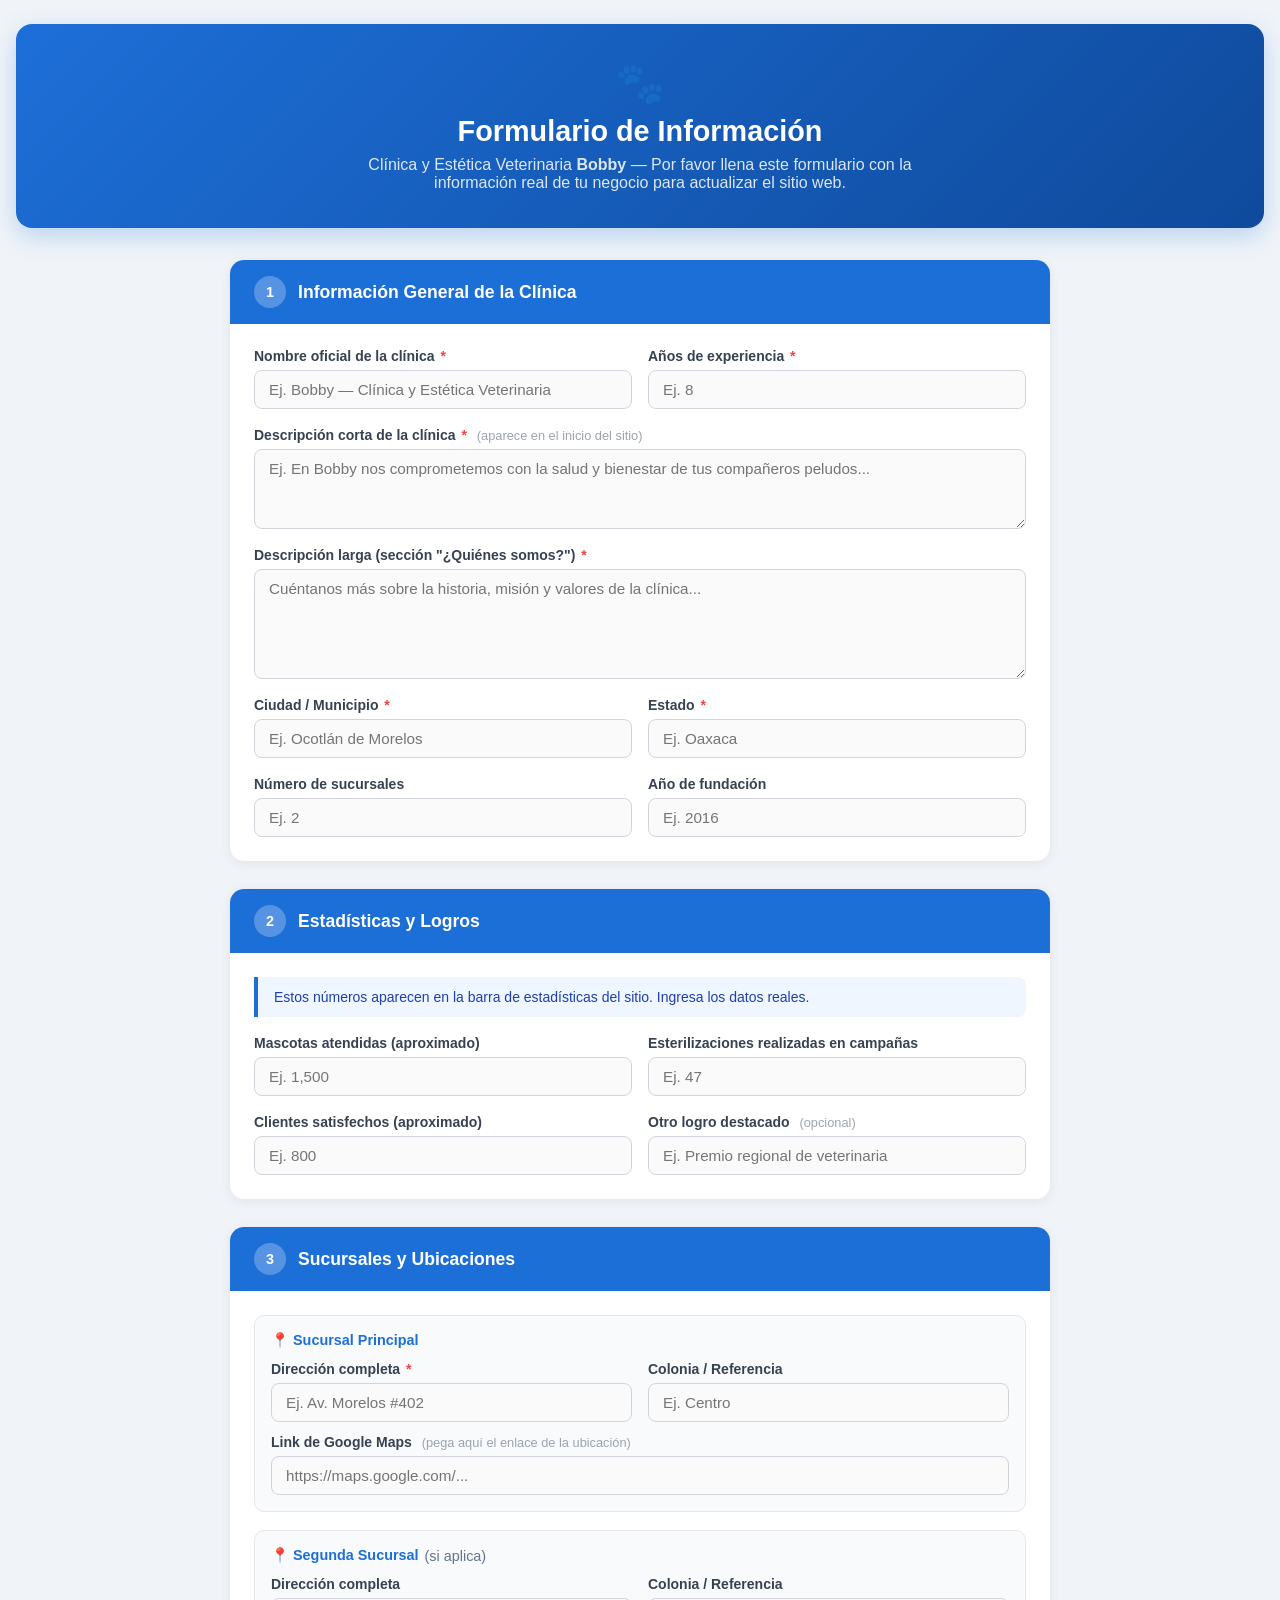
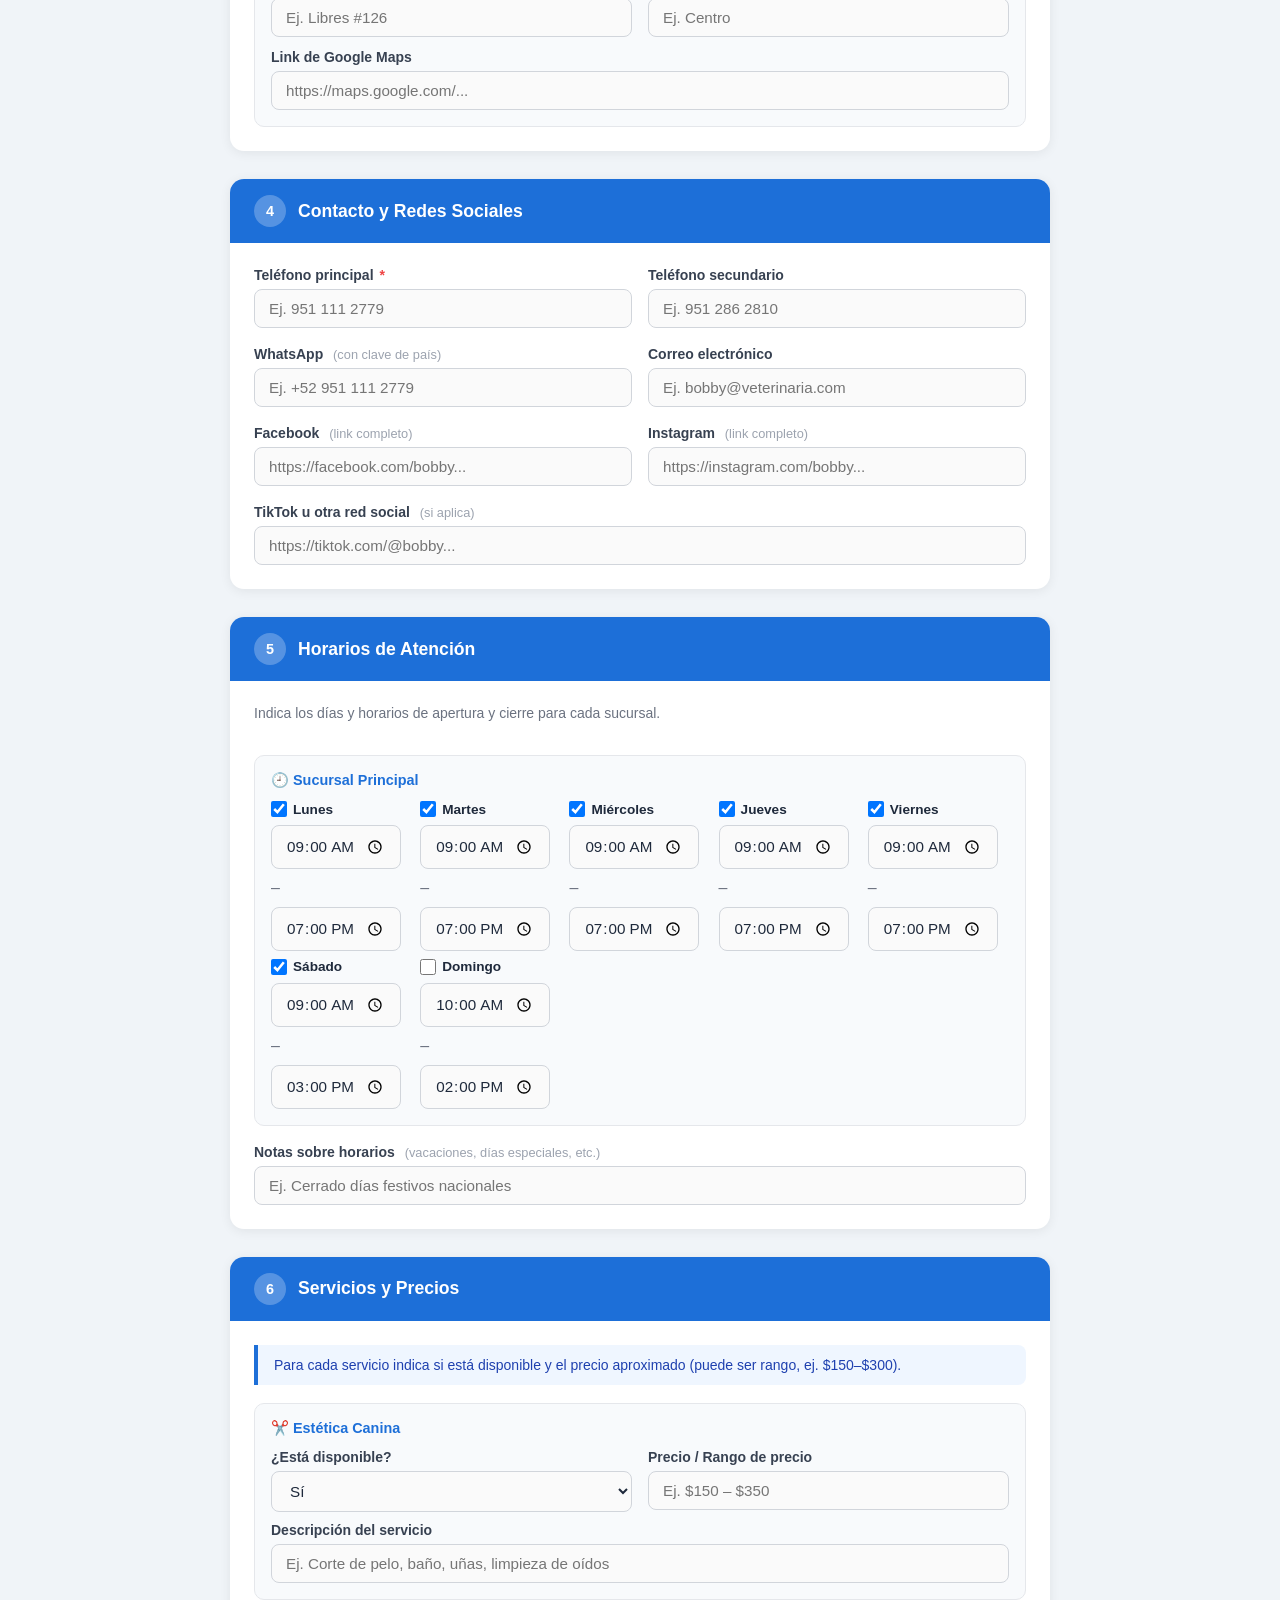
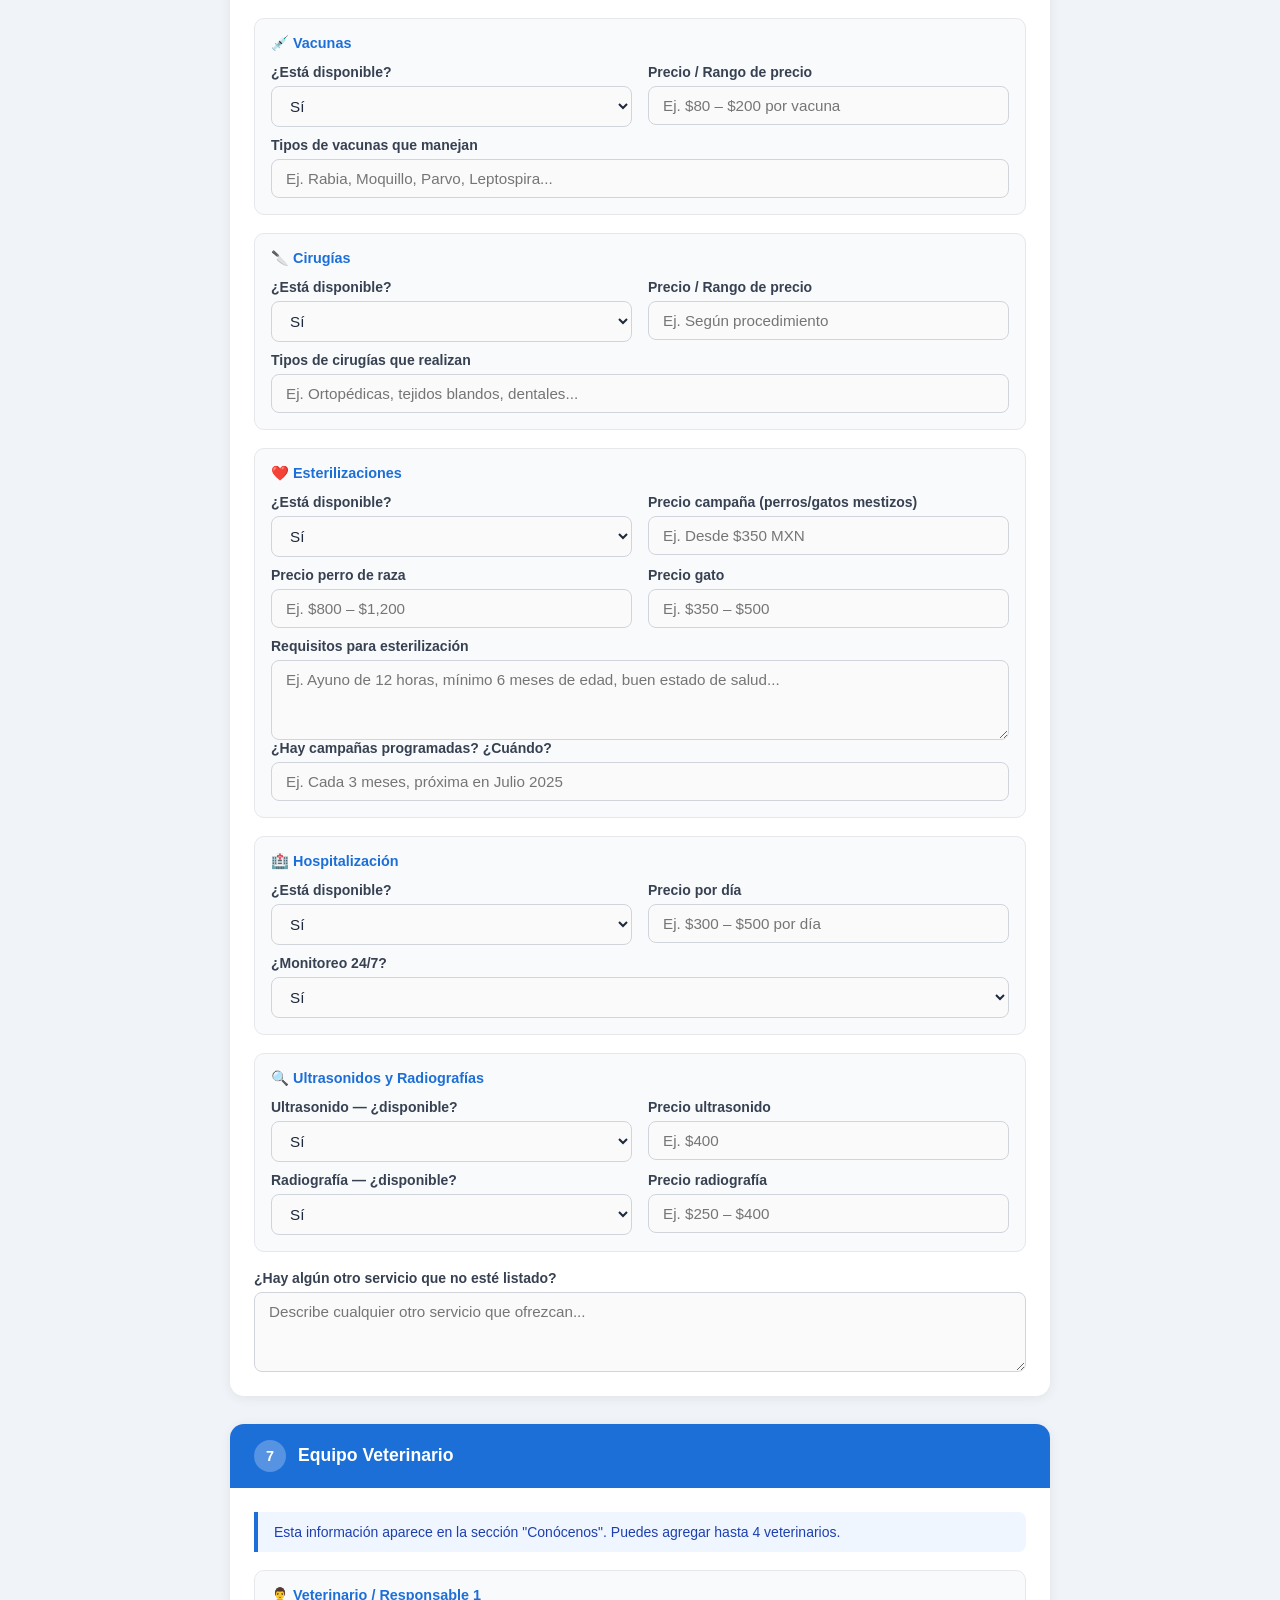
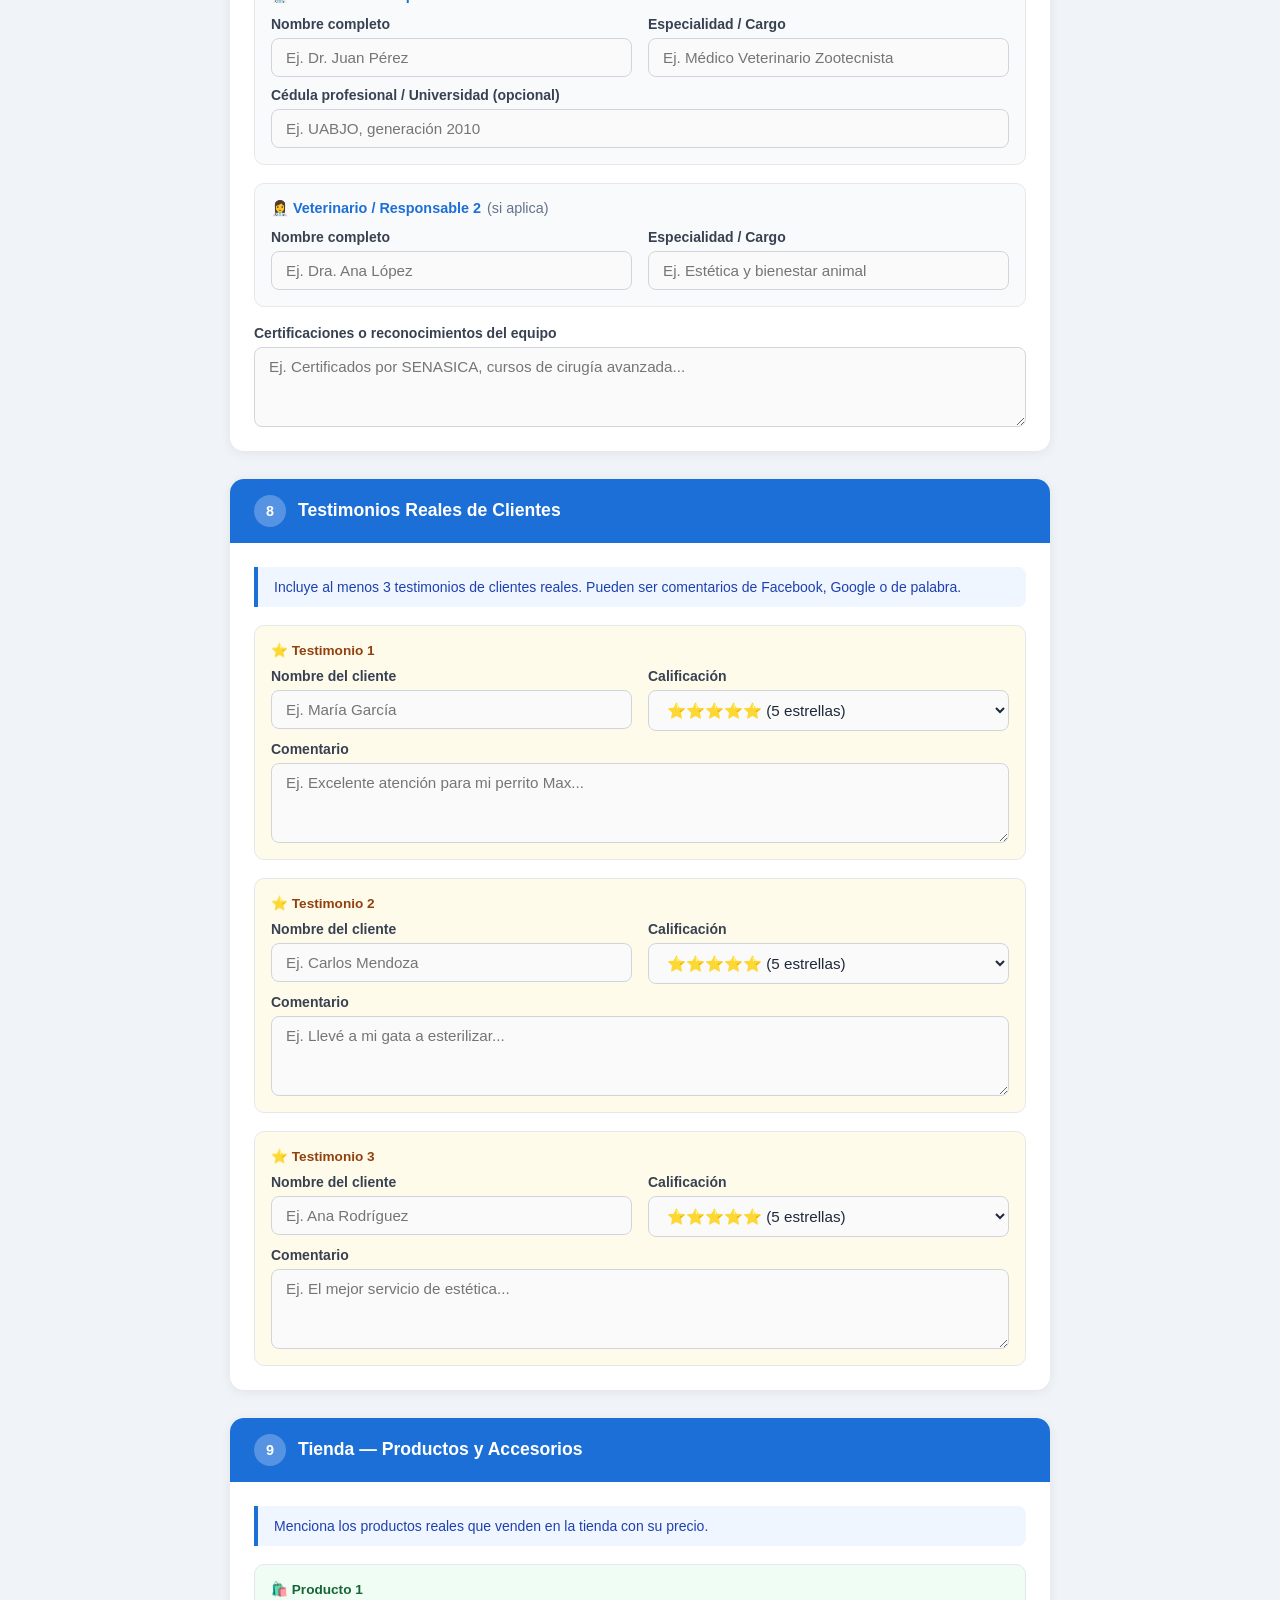
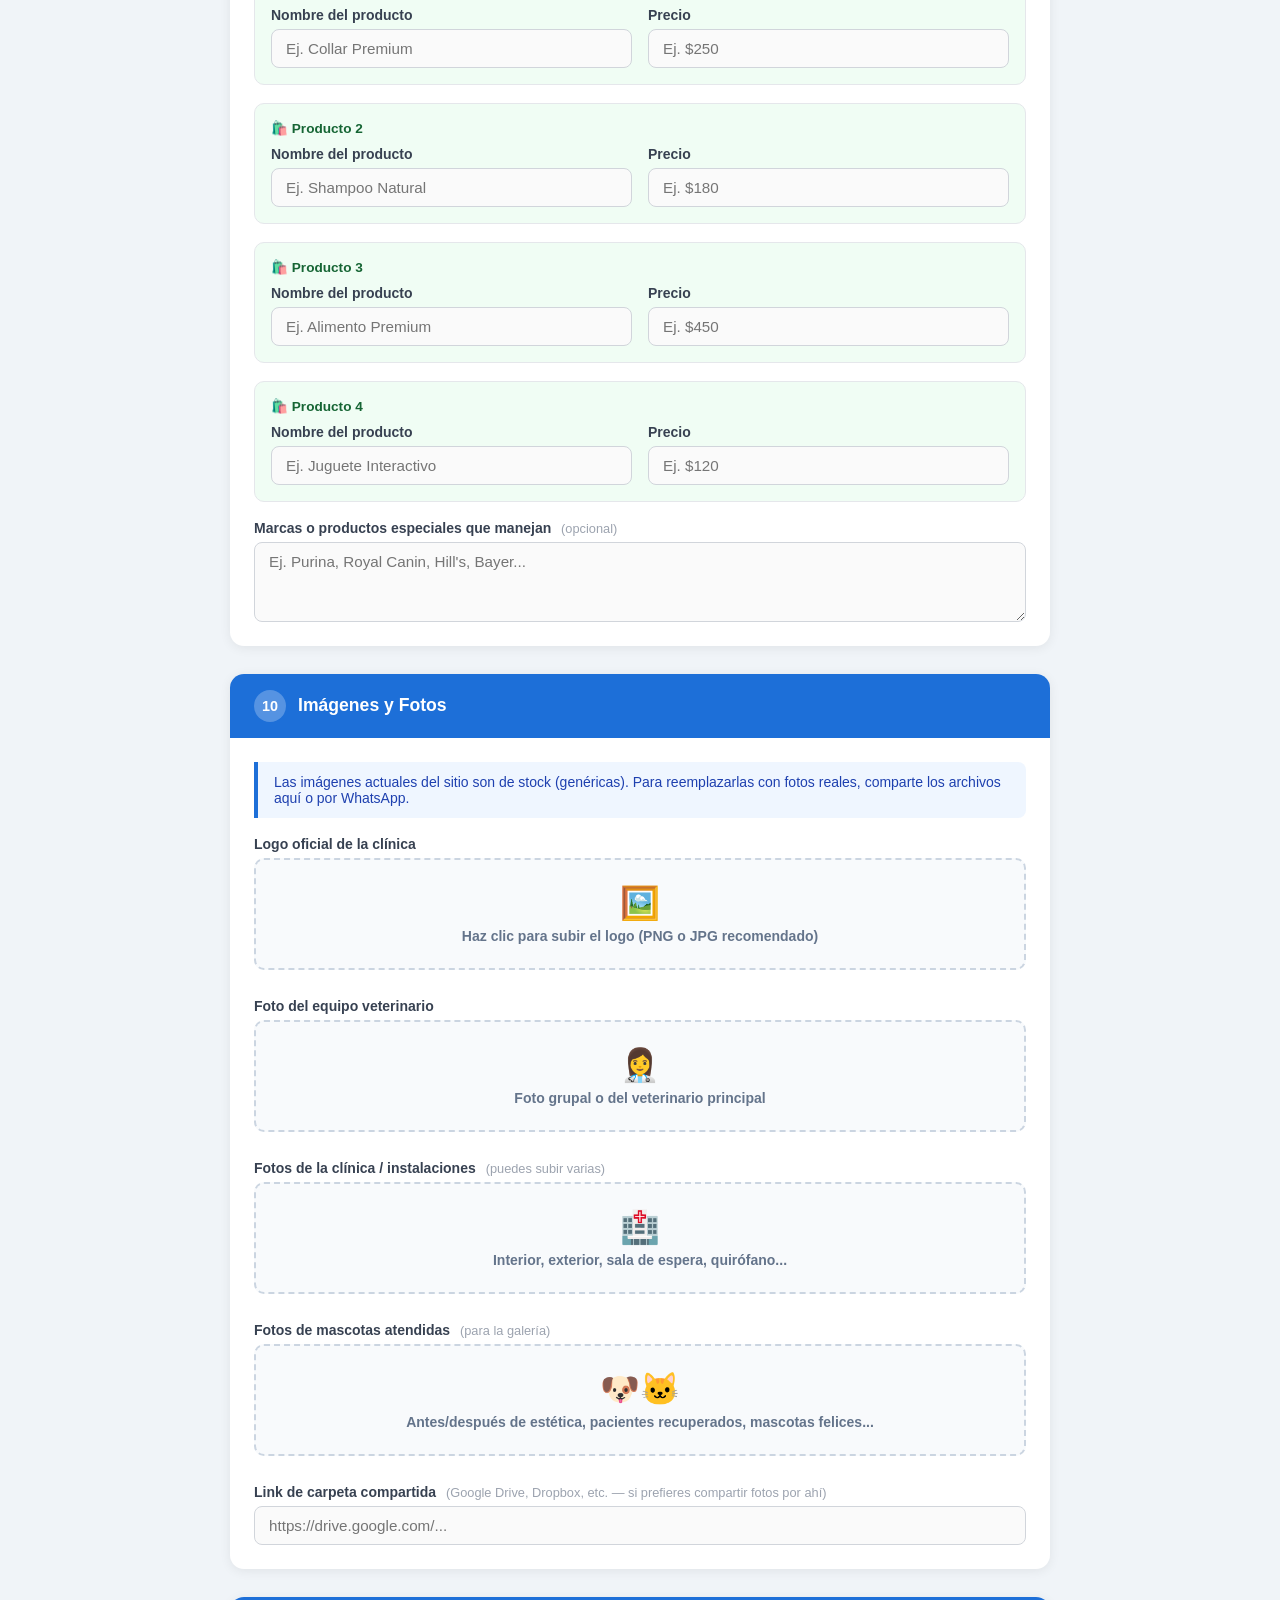
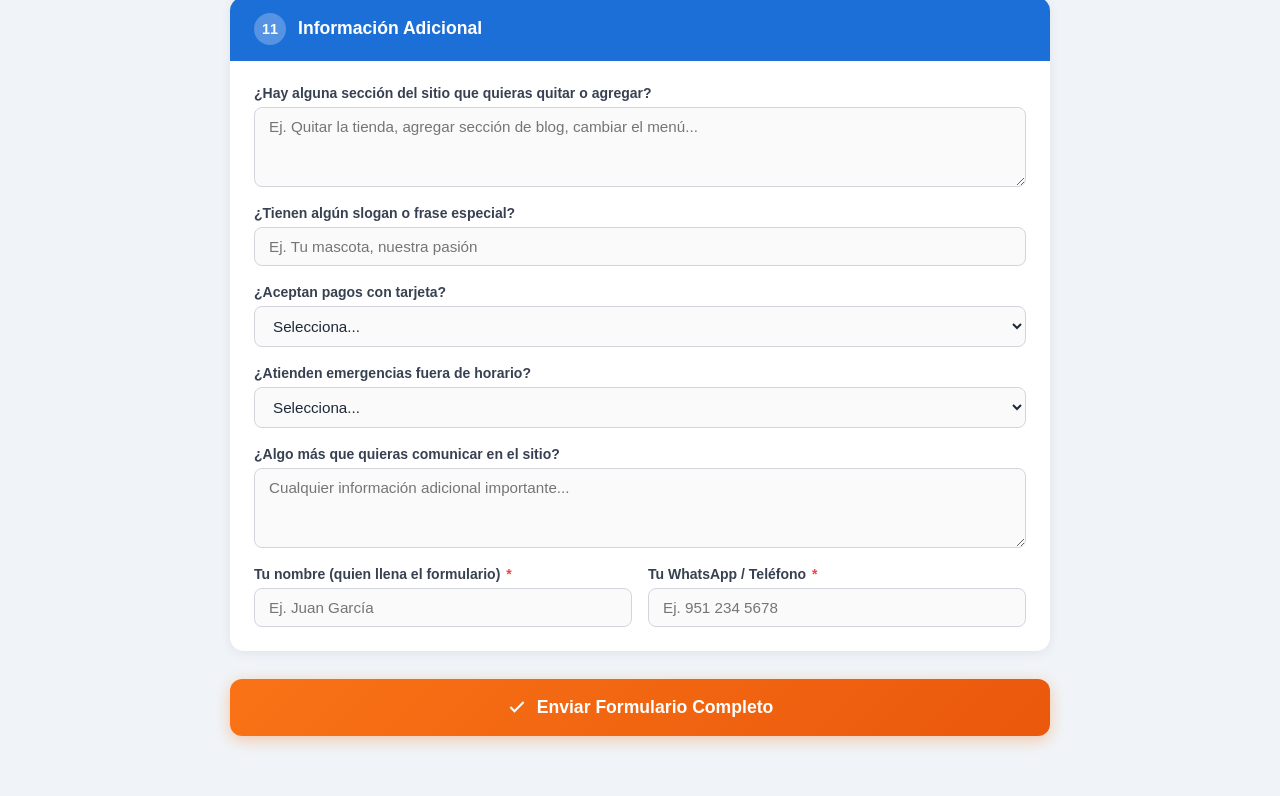
<file: formulario-info.html>
<!DOCTYPE html>
<html lang="es">
<head>
  <meta charset="UTF-8" />
  <meta name="viewport" content="width=device-width, initial-scale=1.0" />
  <title>Formulario de Información — Bobby Veterinaria</title>
  <style>
    *, *::before, *::after { box-sizing: border-box; margin: 0; padding: 0; }

    body {
      font-family: 'Segoe UI', Arial, sans-serif;
      background: #f0f4f8;
      color: #1e293b;
      padding: 24px 16px 60px;
    }

    .page-header {
      background: linear-gradient(135deg, #1d6fd8, #0f4a9c);
      color: white;
      border-radius: 16px;
      padding: 36px 32px;
      text-align: center;
      margin-bottom: 32px;
      box-shadow: 0 8px 24px rgba(29,111,216,0.25);
    }
    .page-header .logo { font-size: 2.5rem; margin-bottom: 8px; }
    .page-header h1 { font-size: 1.8rem; font-weight: 800; margin-bottom: 8px; }
    .page-header p { opacity: 0.85; font-size: 1rem; max-width: 560px; margin: 0 auto; }

    .form-wrap {
      max-width: 820px;
      margin: 0 auto;
      display: flex;
      flex-direction: column;
      gap: 28px;
    }

    .card {
      background: white;
      border-radius: 14px;
      box-shadow: 0 2px 12px rgba(0,0,0,0.07);
      overflow: hidden;
    }

    .card-header {
      background: #1d6fd8;
      color: white;
      padding: 16px 24px;
      display: flex;
      align-items: center;
      gap: 12px;
    }
    .card-header .num {
      background: rgba(255,255,255,0.25);
      width: 32px; height: 32px;
      border-radius: 50%;
      display: flex; align-items: center; justify-content: center;
      font-weight: 800; font-size: 0.9rem;
      flex-shrink: 0;
    }
    .card-header h2 { font-size: 1.1rem; font-weight: 700; }

    .card-body { padding: 24px; display: flex; flex-direction: column; gap: 18px; }

    .form-row { display: grid; grid-template-columns: 1fr 1fr; gap: 16px; }
    @media (max-width: 600px) { .form-row { grid-template-columns: 1fr; } }

    .form-group { display: flex; flex-direction: column; gap: 6px; }

    label {
      font-size: 0.875rem;
      font-weight: 600;
      color: #374151;
    }
    label .req { color: #ef4444; margin-left: 2px; }
    label .hint { font-weight: 400; color: #9ca3af; font-size: 0.8rem; margin-left: 6px; }

    input[type="text"],
    input[type="tel"],
    input[type="email"],
    input[type="url"],
    input[type="number"],
    input[type="time"],
    select,
    textarea {
      border: 1.5px solid #d1d5db;
      border-radius: 8px;
      padding: 10px 14px;
      font-size: 0.95rem;
      color: #1e293b;
      background: #fafafa;
      transition: border-color 0.2s, box-shadow 0.2s;
      width: 100%;
      font-family: inherit;
    }
    input:focus, select:focus, textarea:focus {
      outline: none;
      border-color: #1d6fd8;
      box-shadow: 0 0 0 3px rgba(29,111,216,0.12);
      background: white;
    }
    textarea { resize: vertical; min-height: 80px; }

    .service-block {
      border: 1.5px solid #e5e7eb;
      border-radius: 10px;
      padding: 16px;
      background: #f8fafc;
    }
    .service-block h4 {
      font-size: 0.9rem;
      font-weight: 700;
      color: #1d6fd8;
      margin-bottom: 12px;
      display: flex;
      align-items: center;
      gap: 6px;
    }

    .img-upload-box {
      border: 2px dashed #cbd5e1;
      border-radius: 10px;
      padding: 24px;
      text-align: center;
      background: #f8fafc;
      cursor: pointer;
      transition: border-color 0.2s;
    }
    .img-upload-box:hover { border-color: #1d6fd8; }
    .img-upload-box p { color: #64748b; font-size: 0.875rem; margin-top: 6px; }
    .img-upload-box input[type="file"] { display: none; }
    .img-upload-box .ico { font-size: 2rem; }

    .testi-block {
      border: 1.5px solid #e5e7eb;
      border-radius: 10px;
      padding: 16px;
      background: #fffbeb;
    }
    .testi-block h4 {
      font-size: 0.85rem;
      font-weight: 700;
      color: #92400e;
      margin-bottom: 10px;
    }

    .product-block {
      border: 1.5px solid #e5e7eb;
      border-radius: 10px;
      padding: 16px;
      background: #f0fdf4;
    }
    .product-block h4 {
      font-size: 0.85rem;
      font-weight: 700;
      color: #166534;
      margin-bottom: 10px;
    }

    .note-box {
      background: #eff6ff;
      border-left: 4px solid #1d6fd8;
      border-radius: 0 8px 8px 0;
      padding: 12px 16px;
      font-size: 0.875rem;
      color: #1e40af;
    }

    .btn-submit {
      background: linear-gradient(135deg, #f97316, #ea580c);
      color: white;
      border: none;
      border-radius: 12px;
      padding: 18px 32px;
      font-size: 1.1rem;
      font-weight: 700;
      cursor: pointer;
      display: flex;
      align-items: center;
      justify-content: center;
      gap: 10px;
      box-shadow: 0 4px 16px rgba(249,115,22,0.35);
      transition: transform 0.15s, box-shadow 0.15s;
      width: 100%;
      max-width: 820px;
      margin: 0 auto;
    }
    .btn-submit:hover { transform: translateY(-2px); box-shadow: 0 6px 20px rgba(249,115,22,0.45); }

    .success-banner {
      display: none;
      background: #dcfce7;
      border: 1.5px solid #86efac;
      border-radius: 12px;
      padding: 20px 24px;
      text-align: center;
      color: #166534;
      font-weight: 600;
      font-size: 1rem;
      max-width: 820px;
      margin: 0 auto;
    }

    .days-grid {
      display: grid;
      grid-template-columns: repeat(auto-fill, minmax(130px, 1fr));
      gap: 8px;
    }
    .day-item {
      display: flex;
      flex-direction: column;
      gap: 4px;
    }
    .day-item label { font-size: 0.8rem; color: #374151; font-weight: 500; }
    .day-item .day-check { display: flex; align-items: center; gap: 6px; margin-bottom: 4px; }
    .day-item .day-check input[type="checkbox"] { width: 16px; height: 16px; cursor: pointer; }
    .day-item .day-check span { font-size: 0.85rem; font-weight: 600; }

    .horario-row {
      display: flex;
      align-items: center;
      gap: 10px;
      flex-wrap: wrap;
    }
    .horario-row label { font-size: 0.85rem; font-weight: 600; min-width: 80px; }
    .horario-row input[type="time"] { width: 130px; }
    .horario-row span { color: #6b7280; }
  </style>
</head>
<body>

  <div class="page-header">
    <div class="logo">🐾</div>
    <h1>Formulario de Información</h1>
    <p>Clínica y Estética Veterinaria <strong>Bobby</strong> — Por favor llena este formulario con la información real de tu negocio para actualizar el sitio web.</p>
  </div>

  <form class="form-wrap" id="mainForm" onsubmit="handleFormSubmit(event)">
    <!-- Web3Forms config — reemplaza TU_ACCESS_KEY con la clave de web3forms.com -->
    <input type="hidden" name="access_key" value="dd4703cd-dec1-4fd5-9435-4a666f984dd7" />
    <input type="hidden" name="subject" value="📋 Nuevo formulario — Veterinaria Bobby" />
    <input type="hidden" name="from_name" value="Formulario Veterinaria Bobby" />
    <input type="hidden" name="redirect" value="false" />

    <!-- 1. INFORMACIÓN GENERAL -->
    <div class="card">
      <div class="card-header">
        <div class="num">1</div>
        <h2>Información General de la Clínica</h2>
      </div>
      <div class="card-body">
        <div class="form-row">
          <div class="form-group">
            <label>Nombre oficial de la clínica <span class="req">*</span></label>
            <input type="text" name="nombre_clinica" placeholder="Ej. Bobby — Clínica y Estética Veterinaria" required />
          </div>
          <div class="form-group">
            <label>Años de experiencia <span class="req">*</span></label>
            <input type="number" name="anios_experiencia" placeholder="Ej. 8" min="1" required />
          </div>
        </div>
        <div class="form-group">
          <label>Descripción corta de la clínica <span class="req">*</span> <span class="hint">(aparece en el inicio del sitio)</span></label>
          <textarea name="descripcion_corta" placeholder="Ej. En Bobby nos comprometemos con la salud y bienestar de tus compañeros peludos..." required></textarea>
        </div>
        <div class="form-group">
          <label>Descripción larga (sección "¿Quiénes somos?") <span class="req">*</span></label>
          <textarea name="descripcion_larga" placeholder="Cuéntanos más sobre la historia, misión y valores de la clínica..." style="min-height:110px;" required></textarea>
        </div>
        <div class="form-row">
          <div class="form-group">
            <label>Ciudad / Municipio <span class="req">*</span></label>
            <input type="text" name="ciudad" placeholder="Ej. Ocotlán de Morelos" required />
          </div>
          <div class="form-group">
            <label>Estado <span class="req">*</span></label>
            <input type="text" name="estado" placeholder="Ej. Oaxaca" required />
          </div>
        </div>
        <div class="form-row">
          <div class="form-group">
            <label>Número de sucursales</label>
            <input type="number" name="num_sucursales" placeholder="Ej. 2" min="1" />
          </div>
          <div class="form-group">
            <label>Año de fundación</label>
            <input type="number" name="anio_fundacion" placeholder="Ej. 2016" min="1990" max="2030" />
          </div>
        </div>
      </div>
    </div>

    <!-- 2. ESTADÍSTICAS -->
    <div class="card">
      <div class="card-header">
        <div class="num">2</div>
        <h2>Estadísticas y Logros</h2>
      </div>
      <div class="card-body">
        <div class="note-box">Estos números aparecen en la barra de estadísticas del sitio. Ingresa los datos reales.</div>
        <div class="form-row">
          <div class="form-group">
            <label>Mascotas atendidas (aproximado)</label>
            <input type="text" name="mascotas_atendidas" placeholder="Ej. 1,500" />
          </div>
          <div class="form-group">
            <label>Esterilizaciones realizadas en campañas</label>
            <input type="text" name="esterilizaciones" placeholder="Ej. 47" />
          </div>
        </div>
        <div class="form-row">
          <div class="form-group">
            <label>Clientes satisfechos (aproximado)</label>
            <input type="text" name="clientes" placeholder="Ej. 800" />
          </div>
          <div class="form-group">
            <label>Otro logro destacado <span class="hint">(opcional)</span></label>
            <input type="text" name="otro_logro" placeholder="Ej. Premio regional de veterinaria" />
          </div>
        </div>
      </div>
    </div>

    <!-- 3. SUCURSALES -->
    <div class="card">
      <div class="card-header">
        <div class="num">3</div>
        <h2>Sucursales y Ubicaciones</h2>
      </div>
      <div class="card-body">
        <div class="service-block">
          <h4>📍 Sucursal Principal</h4>
          <div class="form-row">
            <div class="form-group">
              <label>Dirección completa <span class="req">*</span></label>
              <input type="text" name="dir_principal" placeholder="Ej. Av. Morelos #402" required />
            </div>
            <div class="form-group">
              <label>Colonia / Referencia</label>
              <input type="text" name="col_principal" placeholder="Ej. Centro" />
            </div>
          </div>
          <div class="form-group" style="margin-top:12px;">
            <label>Link de Google Maps <span class="hint">(pega aquí el enlace de la ubicación)</span></label>
            <input type="url" name="maps_principal" placeholder="https://maps.google.com/..." />
          </div>
        </div>

        <div class="service-block">
          <h4>📍 Segunda Sucursal <span style="font-weight:400;color:#64748b;">(si aplica)</span></h4>
          <div class="form-row">
            <div class="form-group">
              <label>Dirección completa</label>
              <input type="text" name="dir_sucursal2" placeholder="Ej. Libres #126" />
            </div>
            <div class="form-group">
              <label>Colonia / Referencia</label>
              <input type="text" name="col_sucursal2" placeholder="Ej. Centro" />
            </div>
          </div>
          <div class="form-group" style="margin-top:12px;">
            <label>Link de Google Maps</label>
            <input type="url" name="maps_sucursal2" placeholder="https://maps.google.com/..." />
          </div>
        </div>
      </div>
    </div>

    <!-- 4. CONTACTO -->
    <div class="card">
      <div class="card-header">
        <div class="num">4</div>
        <h2>Contacto y Redes Sociales</h2>
      </div>
      <div class="card-body">
        <div class="form-row">
          <div class="form-group">
            <label>Teléfono principal <span class="req">*</span></label>
            <input type="tel" name="tel1" placeholder="Ej. 951 111 2779" required />
          </div>
          <div class="form-group">
            <label>Teléfono secundario</label>
            <input type="tel" name="tel2" placeholder="Ej. 951 286 2810" />
          </div>
        </div>
        <div class="form-row">
          <div class="form-group">
            <label>WhatsApp <span class="hint">(con clave de país)</span></label>
            <input type="tel" name="whatsapp" placeholder="Ej. +52 951 111 2779" />
          </div>
          <div class="form-group">
            <label>Correo electrónico</label>
            <input type="email" name="email" placeholder="Ej. bobby@veterinaria.com" />
          </div>
        </div>
        <div class="form-row">
          <div class="form-group">
            <label>Facebook <span class="hint">(link completo)</span></label>
            <input type="url" name="facebook" placeholder="https://facebook.com/bobby..." />
          </div>
          <div class="form-group">
            <label>Instagram <span class="hint">(link completo)</span></label>
            <input type="url" name="instagram" placeholder="https://instagram.com/bobby..." />
          </div>
        </div>
        <div class="form-group">
          <label>TikTok u otra red social <span class="hint">(si aplica)</span></label>
          <input type="url" name="otra_red" placeholder="https://tiktok.com/@bobby..." />
        </div>
      </div>
    </div>

    <!-- 5. HORARIOS -->
    <div class="card">
      <div class="card-header">
        <div class="num">5</div>
        <h2>Horarios de Atención</h2>
      </div>
      <div class="card-body">
        <p style="font-size:0.875rem;color:#6b7280;margin-bottom:16px;">Indica los días y horarios de apertura y cierre para cada sucursal.</p>

        <div class="service-block">
          <h4>🕘 Sucursal Principal</h4>
          <div class="days-grid">
            <div class="day-item">
              <div class="day-check"><input type="checkbox" name="lun_p" id="lun_p" checked /><span>Lunes</span></div>
              <div class="horario-row">
                <input type="time" name="lun_p_open" value="09:00" />
                <span>–</span>
                <input type="time" name="lun_p_close" value="19:00" />
              </div>
            </div>
            <div class="day-item">
              <div class="day-check"><input type="checkbox" name="mar_p" id="mar_p" checked /><span>Martes</span></div>
              <div class="horario-row">
                <input type="time" name="mar_p_open" value="09:00" />
                <span>–</span>
                <input type="time" name="mar_p_close" value="19:00" />
              </div>
            </div>
            <div class="day-item">
              <div class="day-check"><input type="checkbox" name="mie_p" id="mie_p" checked /><span>Miércoles</span></div>
              <div class="horario-row">
                <input type="time" name="mie_p_open" value="09:00" />
                <span>–</span>
                <input type="time" name="mie_p_close" value="19:00" />
              </div>
            </div>
            <div class="day-item">
              <div class="day-check"><input type="checkbox" name="jue_p" id="jue_p" checked /><span>Jueves</span></div>
              <div class="horario-row">
                <input type="time" name="jue_p_open" value="09:00" />
                <span>–</span>
                <input type="time" name="jue_p_close" value="19:00" />
              </div>
            </div>
            <div class="day-item">
              <div class="day-check"><input type="checkbox" name="vie_p" id="vie_p" checked /><span>Viernes</span></div>
              <div class="horario-row">
                <input type="time" name="vie_p_open" value="09:00" />
                <span>–</span>
                <input type="time" name="vie_p_close" value="19:00" />
              </div>
            </div>
            <div class="day-item">
              <div class="day-check"><input type="checkbox" name="sab_p" id="sab_p" checked /><span>Sábado</span></div>
              <div class="horario-row">
                <input type="time" name="sab_p_open" value="09:00" />
                <span>–</span>
                <input type="time" name="sab_p_close" value="15:00" />
              </div>
            </div>
            <div class="day-item">
              <div class="day-check"><input type="checkbox" name="dom_p" id="dom_p" /><span>Domingo</span></div>
              <div class="horario-row">
                <input type="time" name="dom_p_open" value="10:00" />
                <span>–</span>
                <input type="time" name="dom_p_close" value="14:00" />
              </div>
            </div>
          </div>
        </div>

        <div class="form-group">
          <label>Notas sobre horarios <span class="hint">(vacaciones, días especiales, etc.)</span></label>
          <input type="text" name="notas_horarios" placeholder="Ej. Cerrado días festivos nacionales" />
        </div>
      </div>
    </div>

    <!-- 6. SERVICIOS -->
    <div class="card">
      <div class="card-header">
        <div class="num">6</div>
        <h2>Servicios y Precios</h2>
      </div>
      <div class="card-body">
        <div class="note-box">Para cada servicio indica si está disponible y el precio aproximado (puede ser rango, ej. $150–$300).</div>

        <div class="service-block">
          <h4>✂️ Estética Canina</h4>
          <div class="form-row">
            <div class="form-group">
              <label>¿Está disponible?</label>
              <select name="est_disponible">
                <option value="si">Sí</option>
                <option value="no">No</option>
              </select>
            </div>
            <div class="form-group">
              <label>Precio / Rango de precio</label>
              <input type="text" name="est_precio" placeholder="Ej. $150 – $350" />
            </div>
          </div>
          <div class="form-group" style="margin-top:10px;">
            <label>Descripción del servicio</label>
            <input type="text" name="est_desc" placeholder="Ej. Corte de pelo, baño, uñas, limpieza de oídos" />
          </div>
        </div>

        <div class="service-block">
          <h4>💉 Vacunas</h4>
          <div class="form-row">
            <div class="form-group">
              <label>¿Está disponible?</label>
              <select name="vac_disponible">
                <option value="si">Sí</option>
                <option value="no">No</option>
              </select>
            </div>
            <div class="form-group">
              <label>Precio / Rango de precio</label>
              <input type="text" name="vac_precio" placeholder="Ej. $80 – $200 por vacuna" />
            </div>
          </div>
          <div class="form-group" style="margin-top:10px;">
            <label>Tipos de vacunas que manejan</label>
            <input type="text" name="vac_tipos" placeholder="Ej. Rabia, Moquillo, Parvo, Leptospira..." />
          </div>
        </div>

        <div class="service-block">
          <h4>🔪 Cirugías</h4>
          <div class="form-row">
            <div class="form-group">
              <label>¿Está disponible?</label>
              <select name="cir_disponible">
                <option value="si">Sí</option>
                <option value="no">No</option>
              </select>
            </div>
            <div class="form-group">
              <label>Precio / Rango de precio</label>
              <input type="text" name="cir_precio" placeholder="Ej. Según procedimiento" />
            </div>
          </div>
          <div class="form-group" style="margin-top:10px;">
            <label>Tipos de cirugías que realizan</label>
            <input type="text" name="cir_tipos" placeholder="Ej. Ortopédicas, tejidos blandos, dentales..." />
          </div>
        </div>

        <div class="service-block">
          <h4>❤️ Esterilizaciones</h4>
          <div class="form-row">
            <div class="form-group">
              <label>¿Está disponible?</label>
              <select name="ester_disponible">
                <option value="si">Sí</option>
                <option value="no">No</option>
              </select>
            </div>
            <div class="form-group">
              <label>Precio campaña (perros/gatos mestizos)</label>
              <input type="text" name="ester_precio_camp" placeholder="Ej. Desde $350 MXN" />
            </div>
          </div>
          <div class="form-row" style="margin-top:10px;">
            <div class="form-group">
              <label>Precio perro de raza</label>
              <input type="text" name="ester_precio_raza" placeholder="Ej. $800 – $1,200" />
            </div>
            <div class="form-group">
              <label>Precio gato</label>
              <input type="text" name="ester_precio_gato" placeholder="Ej. $350 – $500" />
            </div>
          </div>
          <div class="form-group" style="margin-top:10px;">
            <label>Requisitos para esterilización</label>
            <textarea name="ester_requisitos" placeholder="Ej. Ayuno de 12 horas, mínimo 6 meses de edad, buen estado de salud..."></textarea>
          </div>
          <div class="form-group">
            <label>¿Hay campañas programadas? ¿Cuándo?</label>
            <input type="text" name="ester_campana_fecha" placeholder="Ej. Cada 3 meses, próxima en Julio 2025" />
          </div>
        </div>

        <div class="service-block">
          <h4>🏥 Hospitalización</h4>
          <div class="form-row">
            <div class="form-group">
              <label>¿Está disponible?</label>
              <select name="hosp_disponible">
                <option value="si">Sí</option>
                <option value="no">No</option>
              </select>
            </div>
            <div class="form-group">
              <label>Precio por día</label>
              <input type="text" name="hosp_precio" placeholder="Ej. $300 – $500 por día" />
            </div>
          </div>
          <div class="form-group" style="margin-top:10px;">
            <label>¿Monitoreo 24/7?</label>
            <select name="hosp_24h">
              <option value="si">Sí</option>
              <option value="no">No</option>
            </select>
          </div>
        </div>

        <div class="service-block">
          <h4>🔍 Ultrasonidos y Radiografías</h4>
          <div class="form-row">
            <div class="form-group">
              <label>Ultrasonido — ¿disponible?</label>
              <select name="ultra_disponible">
                <option value="si">Sí</option>
                <option value="no">No</option>
              </select>
            </div>
            <div class="form-group">
              <label>Precio ultrasonido</label>
              <input type="text" name="ultra_precio" placeholder="Ej. $400" />
            </div>
          </div>
          <div class="form-row" style="margin-top:10px;">
            <div class="form-group">
              <label>Radiografía — ¿disponible?</label>
              <select name="radio_disponible">
                <option value="si">Sí</option>
                <option value="no">No</option>
              </select>
            </div>
            <div class="form-group">
              <label>Precio radiografía</label>
              <input type="text" name="radio_precio" placeholder="Ej. $250 – $400" />
            </div>
          </div>
        </div>

        <div class="form-group">
          <label>¿Hay algún otro servicio que no esté listado?</label>
          <textarea name="otros_servicios" placeholder="Describe cualquier otro servicio que ofrezcan..."></textarea>
        </div>
      </div>
    </div>

    <!-- 7. EQUIPO -->
    <div class="card">
      <div class="card-header">
        <div class="num">7</div>
        <h2>Equipo Veterinario</h2>
      </div>
      <div class="card-body">
        <div class="note-box">Esta información aparece en la sección "Conócenos". Puedes agregar hasta 4 veterinarios.</div>

        <div class="service-block">
          <h4>👨‍⚕️ Veterinario / Responsable 1</h4>
          <div class="form-row">
            <div class="form-group">
              <label>Nombre completo</label>
              <input type="text" name="vet1_nombre" placeholder="Ej. Dr. Juan Pérez" />
            </div>
            <div class="form-group">
              <label>Especialidad / Cargo</label>
              <input type="text" name="vet1_cargo" placeholder="Ej. Médico Veterinario Zootecnista" />
            </div>
          </div>
          <div class="form-group" style="margin-top:10px;">
            <label>Cédula profesional / Universidad (opcional)</label>
            <input type="text" name="vet1_cedula" placeholder="Ej. UABJO, generación 2010" />
          </div>
        </div>

        <div class="service-block">
          <h4>👩‍⚕️ Veterinario / Responsable 2 <span style="font-weight:400;color:#64748b;">(si aplica)</span></h4>
          <div class="form-row">
            <div class="form-group">
              <label>Nombre completo</label>
              <input type="text" name="vet2_nombre" placeholder="Ej. Dra. Ana López" />
            </div>
            <div class="form-group">
              <label>Especialidad / Cargo</label>
              <input type="text" name="vet2_cargo" placeholder="Ej. Estética y bienestar animal" />
            </div>
          </div>
        </div>

        <div class="form-group">
          <label>Certificaciones o reconocimientos del equipo</label>
          <textarea name="equipo_certs" placeholder="Ej. Certificados por SENASICA, cursos de cirugía avanzada..."></textarea>
        </div>
      </div>
    </div>

    <!-- 8. TESTIMONIOS -->
    <div class="card">
      <div class="card-header">
        <div class="num">8</div>
        <h2>Testimonios Reales de Clientes</h2>
      </div>
      <div class="card-body">
        <div class="note-box">Incluye al menos 3 testimonios de clientes reales. Pueden ser comentarios de Facebook, Google o de palabra.</div>

        <div class="testi-block">
          <h4>⭐ Testimonio 1</h4>
          <div class="form-row">
            <div class="form-group">
              <label>Nombre del cliente</label>
              <input type="text" name="test1_nombre" placeholder="Ej. María García" />
            </div>
            <div class="form-group">
              <label>Calificación</label>
              <select name="test1_estrellas">
                <option value="5">⭐⭐⭐⭐⭐ (5 estrellas)</option>
                <option value="4">⭐⭐⭐⭐ (4 estrellas)</option>
                <option value="3">⭐⭐⭐ (3 estrellas)</option>
              </select>
            </div>
          </div>
          <div class="form-group" style="margin-top:10px;">
            <label>Comentario</label>
            <textarea name="test1_comentario" placeholder="Ej. Excelente atención para mi perrito Max..."></textarea>
          </div>
        </div>

        <div class="testi-block">
          <h4>⭐ Testimonio 2</h4>
          <div class="form-row">
            <div class="form-group">
              <label>Nombre del cliente</label>
              <input type="text" name="test2_nombre" placeholder="Ej. Carlos Mendoza" />
            </div>
            <div class="form-group">
              <label>Calificación</label>
              <select name="test2_estrellas">
                <option value="5">⭐⭐⭐⭐⭐ (5 estrellas)</option>
                <option value="4">⭐⭐⭐⭐ (4 estrellas)</option>
                <option value="3">⭐⭐⭐ (3 estrellas)</option>
              </select>
            </div>
          </div>
          <div class="form-group" style="margin-top:10px;">
            <label>Comentario</label>
            <textarea name="test2_comentario" placeholder="Ej. Llevé a mi gata a esterilizar..."></textarea>
          </div>
        </div>

        <div class="testi-block">
          <h4>⭐ Testimonio 3</h4>
          <div class="form-row">
            <div class="form-group">
              <label>Nombre del cliente</label>
              <input type="text" name="test3_nombre" placeholder="Ej. Ana Rodríguez" />
            </div>
            <div class="form-group">
              <label>Calificación</label>
              <select name="test3_estrellas">
                <option value="5">⭐⭐⭐⭐⭐ (5 estrellas)</option>
                <option value="4">⭐⭐⭐⭐ (4 estrellas)</option>
                <option value="3">⭐⭐⭐ (3 estrellas)</option>
              </select>
            </div>
          </div>
          <div class="form-group" style="margin-top:10px;">
            <label>Comentario</label>
            <textarea name="test3_comentario" placeholder="Ej. El mejor servicio de estética..."></textarea>
          </div>
        </div>
      </div>
    </div>

    <!-- 9. TIENDA / PRODUCTOS -->
    <div class="card">
      <div class="card-header">
        <div class="num">9</div>
        <h2>Tienda — Productos y Accesorios</h2>
      </div>
      <div class="card-body">
        <div class="note-box">Menciona los productos reales que venden en la tienda con su precio.</div>

        <div class="product-block">
          <h4>🛍️ Producto 1</h4>
          <div class="form-row">
            <div class="form-group">
              <label>Nombre del producto</label>
              <input type="text" name="prod1_nombre" placeholder="Ej. Collar Premium" />
            </div>
            <div class="form-group">
              <label>Precio</label>
              <input type="text" name="prod1_precio" placeholder="Ej. $250" />
            </div>
          </div>
        </div>

        <div class="product-block">
          <h4>🛍️ Producto 2</h4>
          <div class="form-row">
            <div class="form-group">
              <label>Nombre del producto</label>
              <input type="text" name="prod2_nombre" placeholder="Ej. Shampoo Natural" />
            </div>
            <div class="form-group">
              <label>Precio</label>
              <input type="text" name="prod2_precio" placeholder="Ej. $180" />
            </div>
          </div>
        </div>

        <div class="product-block">
          <h4>🛍️ Producto 3</h4>
          <div class="form-row">
            <div class="form-group">
              <label>Nombre del producto</label>
              <input type="text" name="prod3_nombre" placeholder="Ej. Alimento Premium" />
            </div>
            <div class="form-group">
              <label>Precio</label>
              <input type="text" name="prod3_precio" placeholder="Ej. $450" />
            </div>
          </div>
        </div>

        <div class="product-block">
          <h4>🛍️ Producto 4</h4>
          <div class="form-row">
            <div class="form-group">
              <label>Nombre del producto</label>
              <input type="text" name="prod4_nombre" placeholder="Ej. Juguete Interactivo" />
            </div>
            <div class="form-group">
              <label>Precio</label>
              <input type="text" name="prod4_precio" placeholder="Ej. $120" />
            </div>
          </div>
        </div>

        <div class="form-group">
          <label>Marcas o productos especiales que manejan <span class="hint">(opcional)</span></label>
          <textarea name="prod_marcas" placeholder="Ej. Purina, Royal Canin, Hill's, Bayer..."></textarea>
        </div>
      </div>
    </div>

    <!-- 10. IMÁGENES -->
    <div class="card">
      <div class="card-header">
        <div class="num">10</div>
        <h2>Imágenes y Fotos</h2>
      </div>
      <div class="card-body">
        <div class="note-box">Las imágenes actuales del sitio son de stock (genéricas). Para reemplazarlas con fotos reales, comparte los archivos aquí o por WhatsApp.</div>

        <div class="form-group">
          <label>Logo oficial de la clínica</label>
          <label class="img-upload-box" for="logo_file">
            <div class="ico">🖼️</div>
            <p>Haz clic para subir el logo (PNG o JPG recomendado)</p>
            <input type="file" id="logo_file" name="logo_file" accept="image/*" onchange="showFileName(this)" />
          </label>
          <span id="logo_file_name" style="font-size:0.8rem;color:#1d6fd8;margin-top:4px;"></span>
        </div>

        <div class="form-group">
          <label>Foto del equipo veterinario</label>
          <label class="img-upload-box" for="equipo_file">
            <div class="ico">👩‍⚕️</div>
            <p>Foto grupal o del veterinario principal</p>
            <input type="file" id="equipo_file" name="equipo_file" accept="image/*" onchange="showFileName(this)" />
          </label>
          <span id="equipo_file_name" style="font-size:0.8rem;color:#1d6fd8;margin-top:4px;"></span>
        </div>

        <div class="form-group">
          <label>Fotos de la clínica / instalaciones <span class="hint">(puedes subir varias)</span></label>
          <label class="img-upload-box" for="clinica_files">
            <div class="ico">🏥</div>
            <p>Interior, exterior, sala de espera, quirófano...</p>
            <input type="file" id="clinica_files" name="clinica_files" accept="image/*" multiple onchange="showFileName(this)" />
          </label>
          <span id="clinica_files_name" style="font-size:0.8rem;color:#1d6fd8;margin-top:4px;"></span>
        </div>

        <div class="form-group">
          <label>Fotos de mascotas atendidas <span class="hint">(para la galería)</span></label>
          <label class="img-upload-box" for="mascotas_files">
            <div class="ico">🐶🐱</div>
            <p>Antes/después de estética, pacientes recuperados, mascotas felices...</p>
            <input type="file" id="mascotas_files" name="mascotas_files" accept="image/*" multiple onchange="showFileName(this)" />
          </label>
          <span id="mascotas_files_name" style="font-size:0.8rem;color:#1d6fd8;margin-top:4px;"></span>
        </div>

        <div class="form-group">
          <label>Link de carpeta compartida <span class="hint">(Google Drive, Dropbox, etc. — si prefieres compartir fotos por ahí)</span></label>
          <input type="url" name="fotos_link" placeholder="https://drive.google.com/..." />
        </div>
      </div>
    </div>

    <!-- 11. ADICIONAL -->
    <div class="card">
      <div class="card-header">
        <div class="num">11</div>
        <h2>Información Adicional</h2>
      </div>
      <div class="card-body">
        <div class="form-group">
          <label>¿Hay alguna sección del sitio que quieras quitar o agregar?</label>
          <textarea name="cambios_sitio" placeholder="Ej. Quitar la tienda, agregar sección de blog, cambiar el menú..."></textarea>
        </div>
        <div class="form-group">
          <label>¿Tienen algún slogan o frase especial?</label>
          <input type="text" name="slogan" placeholder="Ej. Tu mascota, nuestra pasión" />
        </div>
        <div class="form-group">
          <label>¿Aceptan pagos con tarjeta?</label>
          <select name="pagos_tarjeta">
            <option value="">Selecciona...</option>
            <option value="si_todas">Sí, todas las tarjetas</option>
            <option value="si_debito">Solo débito</option>
            <option value="solo_efectivo">Solo efectivo</option>
            <option value="transferencia">Efectivo y transferencia</option>
          </select>
        </div>
        <div class="form-group">
          <label>¿Atienden emergencias fuera de horario?</label>
          <select name="emergencias">
            <option value="">Selecciona...</option>
            <option value="si">Sí</option>
            <option value="no">No</option>
            <option value="whatsapp">Solo por WhatsApp</option>
          </select>
        </div>
        <div class="form-group">
          <label>¿Algo más que quieras comunicar en el sitio?</label>
          <textarea name="otro" placeholder="Cualquier información adicional importante..."></textarea>
        </div>
        <div class="form-row">
          <div class="form-group">
            <label>Tu nombre (quien llena el formulario) <span class="req">*</span></label>
            <input type="text" name="remitente_nombre" placeholder="Ej. Juan García" required />
          </div>
          <div class="form-group">
            <label>Tu WhatsApp / Teléfono <span class="req">*</span></label>
            <input type="tel" name="remitente_tel" placeholder="Ej. 951 234 5678" required />
          </div>
        </div>
      </div>
    </div>

    <button type="submit" class="btn-submit">
      <svg width="20" height="20" viewBox="0 0 24 24" fill="none" stroke="white" stroke-width="2.5"><polyline points="20 6 9 17 4 12"/></svg>
      Enviar Formulario Completo
    </button>
  </form>

  <div class="success-banner" id="successBanner">
    ✅ ¡Formulario enviado correctamente! Nos pondremos en contacto contigo pronto para actualizar tu sitio web.
  </div>

  <script>
    function showFileName(input) {
      const span = document.getElementById(input.id + '_name');
      if (span) {
        const files = input.files;
        if (files.length === 1) {
          span.textContent = '📎 ' + files[0].name;
        } else if (files.length > 1) {
          span.textContent = '📎 ' + files.length + ' archivos seleccionados';
        }
      }
    }

    async function handleFormSubmit(e) {
      e.preventDefault();

      const btn = e.target.querySelector('.btn-submit');
      btn.disabled = true;
      btn.innerHTML = '<svg width="20" height="20" viewBox="0 0 24 24" fill="none" stroke="white" stroke-width="2.5"><circle cx="12" cy="12" r="10"/><line x1="12" y1="8" x2="12" y2="12"/><line x1="12" y1="16" x2="12.01" y2="16"/></svg> Enviando...';

      const data = new FormData(e.target);

      // Construir mensaje legible para el email
      const campos = {
        '— CLÍNICA GENERAL —': '',
        'Nombre de la clínica': data.get('nombre_clinica'),
        'Años de experiencia': data.get('anios_experiencia'),
        'Descripción corta': data.get('descripcion_corta'),
        'Descripción larga': data.get('descripcion_larga'),
        'Ciudad': data.get('ciudad'),
        'Estado': data.get('estado'),
        'Año de fundación': data.get('anio_fundacion'),
        '— ESTADÍSTICAS —': '',
        'Mascotas atendidas': data.get('mascotas_atendidas'),
        'Esterilizaciones en campaña': data.get('esterilizaciones'),
        'Clientes satisfechos': data.get('clientes'),
        'Otro logro': data.get('otro_logro'),
        '— SUCURSALES —': '',
        'Dir. Principal': data.get('dir_principal'),
        'Col. Principal': data.get('col_principal'),
        'Maps Principal': data.get('maps_principal'),
        'Dir. Sucursal 2': data.get('dir_sucursal2'),
        'Col. Sucursal 2': data.get('col_sucursal2'),
        'Maps Sucursal 2': data.get('maps_sucursal2'),
        '— CONTACTO —': '',
        'Teléfono 1': data.get('tel1'),
        'Teléfono 2': data.get('tel2'),
        'WhatsApp': data.get('whatsapp'),
        'Email': data.get('email'),
        'Facebook': data.get('facebook'),
        'Instagram': data.get('instagram'),
        'Otra red social': data.get('otra_red'),
        '— HORARIOS —': '',
        'Notas horarios': data.get('notas_horarios'),
        '— SERVICIOS —': '',
        'Estética — disponible': data.get('est_disponible'),
        'Estética — precio': data.get('est_precio'),
        'Estética — descripción': data.get('est_desc'),
        'Vacunas — disponible': data.get('vac_disponible'),
        'Vacunas — precio': data.get('vac_precio'),
        'Vacunas — tipos': data.get('vac_tipos'),
        'Cirugías — disponible': data.get('cir_disponible'),
        'Cirugías — precio': data.get('cir_precio'),
        'Cirugías — tipos': data.get('cir_tipos'),
        'Esterilización — disponible': data.get('ester_disponible'),
        'Esterilización — precio campaña': data.get('ester_precio_camp'),
        'Esterilización — precio raza': data.get('ester_precio_raza'),
        'Esterilización — precio gato': data.get('ester_precio_gato'),
        'Esterilización — requisitos': data.get('ester_requisitos'),
        'Esterilización — próxima campaña': data.get('ester_campana_fecha'),
        'Hospitalización — disponible': data.get('hosp_disponible'),
        'Hospitalización — precio/día': data.get('hosp_precio'),
        'Hospitalización — 24/7': data.get('hosp_24h'),
        'Ultrasonido — disponible': data.get('ultra_disponible'),
        'Ultrasonido — precio': data.get('ultra_precio'),
        'Radiografía — disponible': data.get('radio_disponible'),
        'Radiografía — precio': data.get('radio_precio'),
        'Otros servicios': data.get('otros_servicios'),
        '— EQUIPO —': '',
        'Vet 1 — nombre': data.get('vet1_nombre'),
        'Vet 1 — cargo': data.get('vet1_cargo'),
        'Vet 1 — cédula/universidad': data.get('vet1_cedula'),
        'Vet 2 — nombre': data.get('vet2_nombre'),
        'Vet 2 — cargo': data.get('vet2_cargo'),
        'Certificaciones': data.get('equipo_certs'),
        '— TESTIMONIOS —': '',
        'Test. 1 — nombre': data.get('test1_nombre'),
        'Test. 1 — calificación': data.get('test1_estrellas') ? data.get('test1_estrellas') + ' estrellas' : '',
        'Test. 1 — comentario': data.get('test1_comentario'),
        'Test. 2 — nombre': data.get('test2_nombre'),
        'Test. 2 — calificación': data.get('test2_estrellas') ? data.get('test2_estrellas') + ' estrellas' : '',
        'Test. 2 — comentario': data.get('test2_comentario'),
        'Test. 3 — nombre': data.get('test3_nombre'),
        'Test. 3 — calificación': data.get('test3_estrellas') ? data.get('test3_estrellas') + ' estrellas' : '',
        'Test. 3 — comentario': data.get('test3_comentario'),
        '— TIENDA —': '',
        'Producto 1': (data.get('prod1_nombre') || '') + ' — ' + (data.get('prod1_precio') || ''),
        'Producto 2': (data.get('prod2_nombre') || '') + ' — ' + (data.get('prod2_precio') || ''),
        'Producto 3': (data.get('prod3_nombre') || '') + ' — ' + (data.get('prod3_precio') || ''),
        'Producto 4': (data.get('prod4_nombre') || '') + ' — ' + (data.get('prod4_precio') || ''),
        'Marcas': data.get('prod_marcas'),
        'Link fotos': data.get('fotos_link'),
        '— ADICIONAL —': '',
        'Cambios al sitio': data.get('cambios_sitio'),
        'Slogan': data.get('slogan'),
        'Pagos con tarjeta': data.get('pagos_tarjeta'),
        'Emergencias fuera de horario': data.get('emergencias'),
        'Otro': data.get('otro'),
        '— REMITENTE —': '',
        'Nombre': data.get('remitente_nombre'),
        'Teléfono/WhatsApp': data.get('remitente_tel'),
      };

      let mensaje = '';
      for (const [clave, valor] of Object.entries(campos)) {
        if (clave.startsWith('—')) {
          mensaje += `\n${clave}\n`;
        } else if (valor && valor.trim() && valor.trim() !== ' — ') {
          mensaje += `${clave}: ${valor}\n`;
        }
      }

      const payload = new FormData();
      payload.append('access_key', data.get('access_key'));
      payload.append('subject', data.get('subject'));
      payload.append('from_name', data.get('from_name'));
      payload.append('message', mensaje);
      if (data.get('email')) payload.append('email', data.get('email'));

      try {
        const res = await fetch('https://api.web3forms.com/submit', {
          method: 'POST',
          body: payload,
        });
        const result = await res.json();

        if (result.success) {
          document.getElementById('mainForm').style.display = 'none';
          const banner = document.getElementById('successBanner');
          banner.style.display = 'block';
          banner.scrollIntoView({ behavior: 'smooth' });
        } else {
          throw new Error(result.message || 'Error al enviar');
        }
      } catch (err) {
        btn.disabled = false;
        btn.innerHTML = '<svg width="20" height="20" viewBox="0 0 24 24" fill="none" stroke="white" stroke-width="2.5"><polyline points="20 6 9 17 4 12"/></svg> Enviar Formulario Completo';
        alert('Hubo un error al enviar el formulario. Verifica que la clave de Web3Forms esté configurada correctamente.\n\nError: ' + err.message);
      }
    }
  </script>
</body>
</html>
</file>
